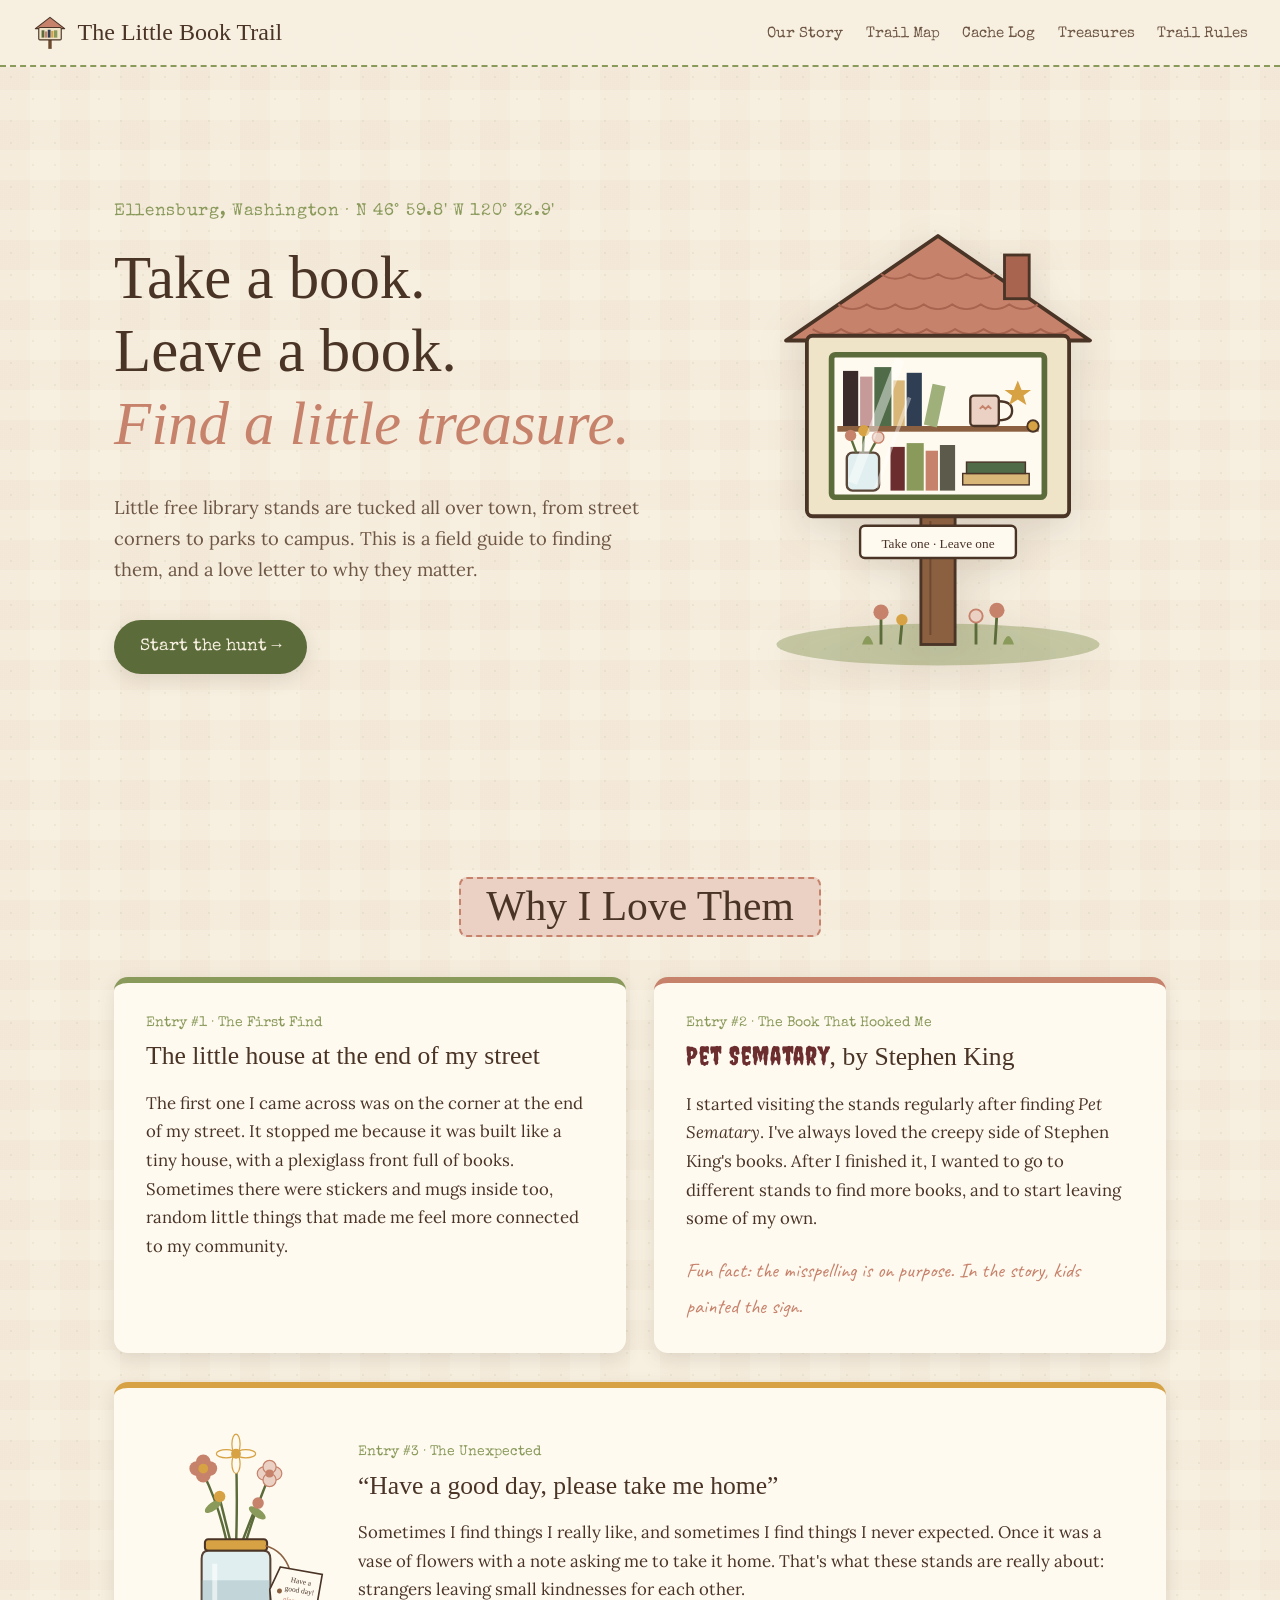
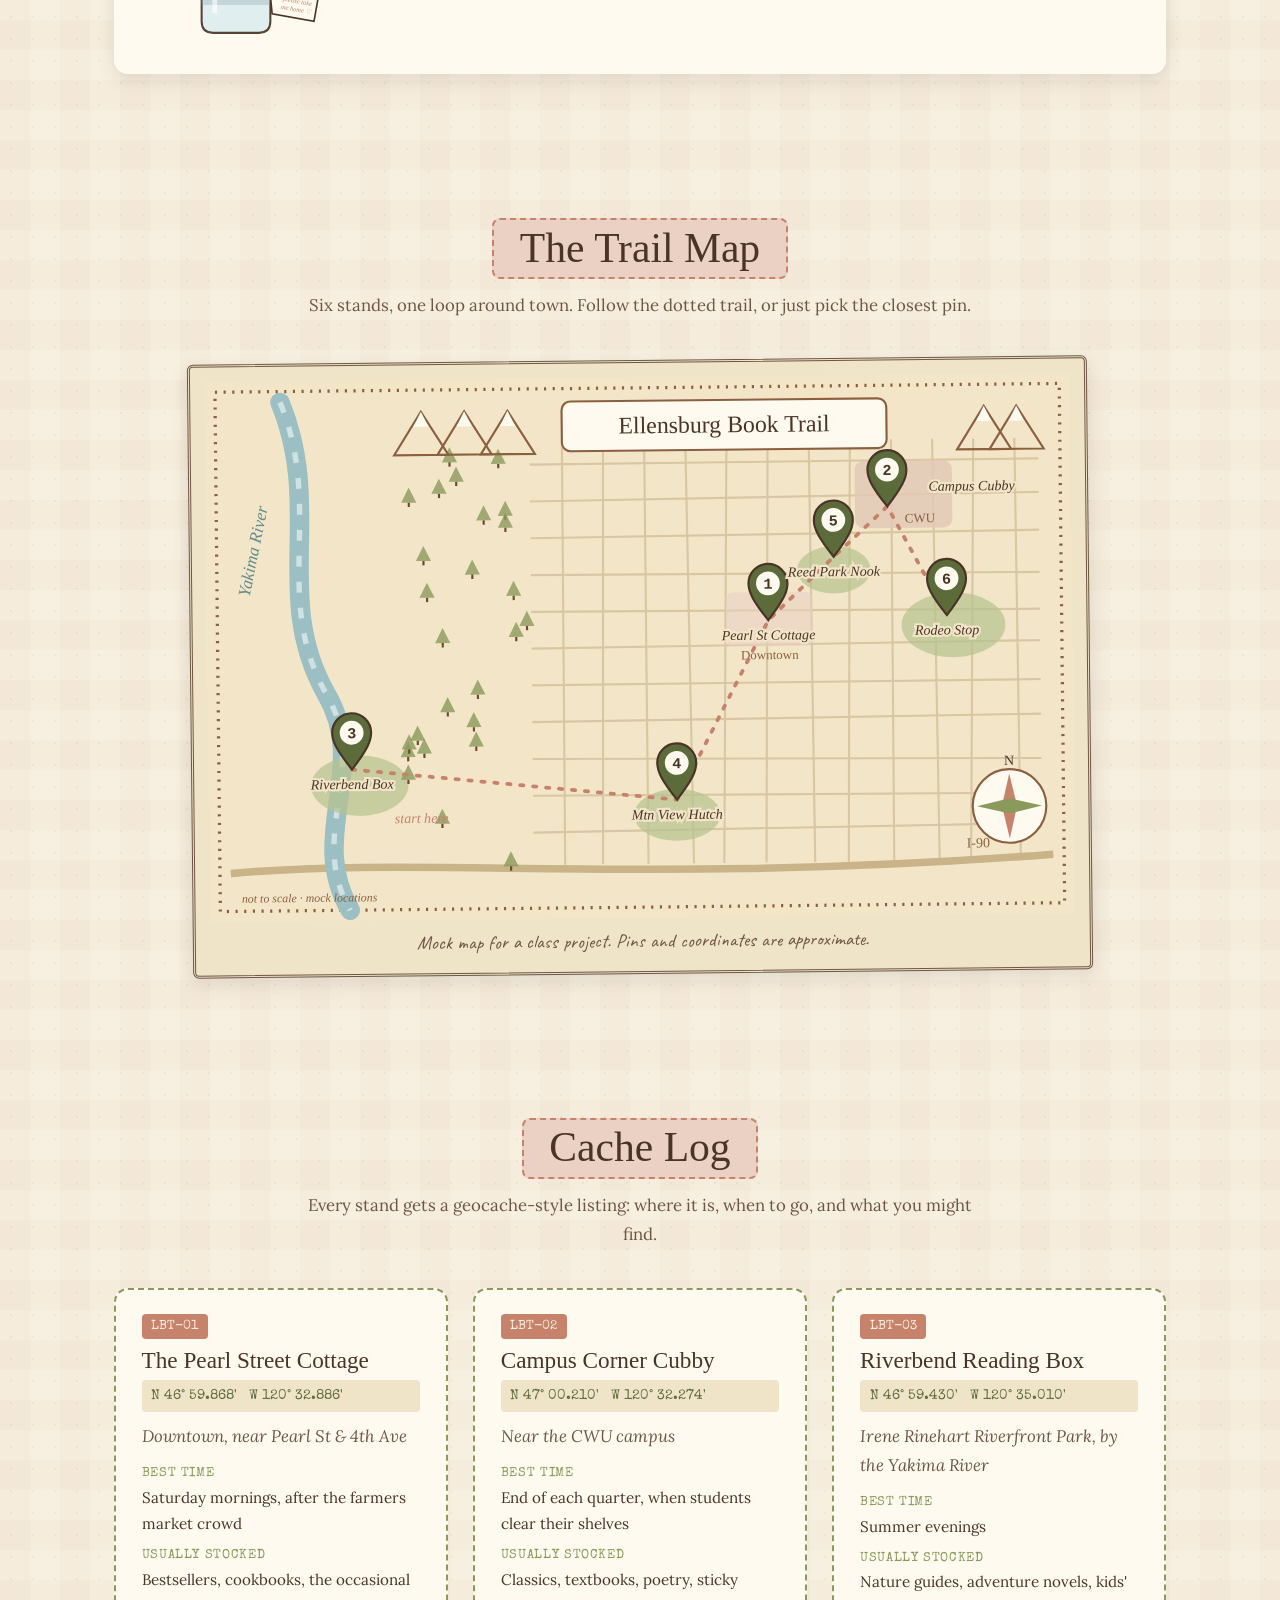
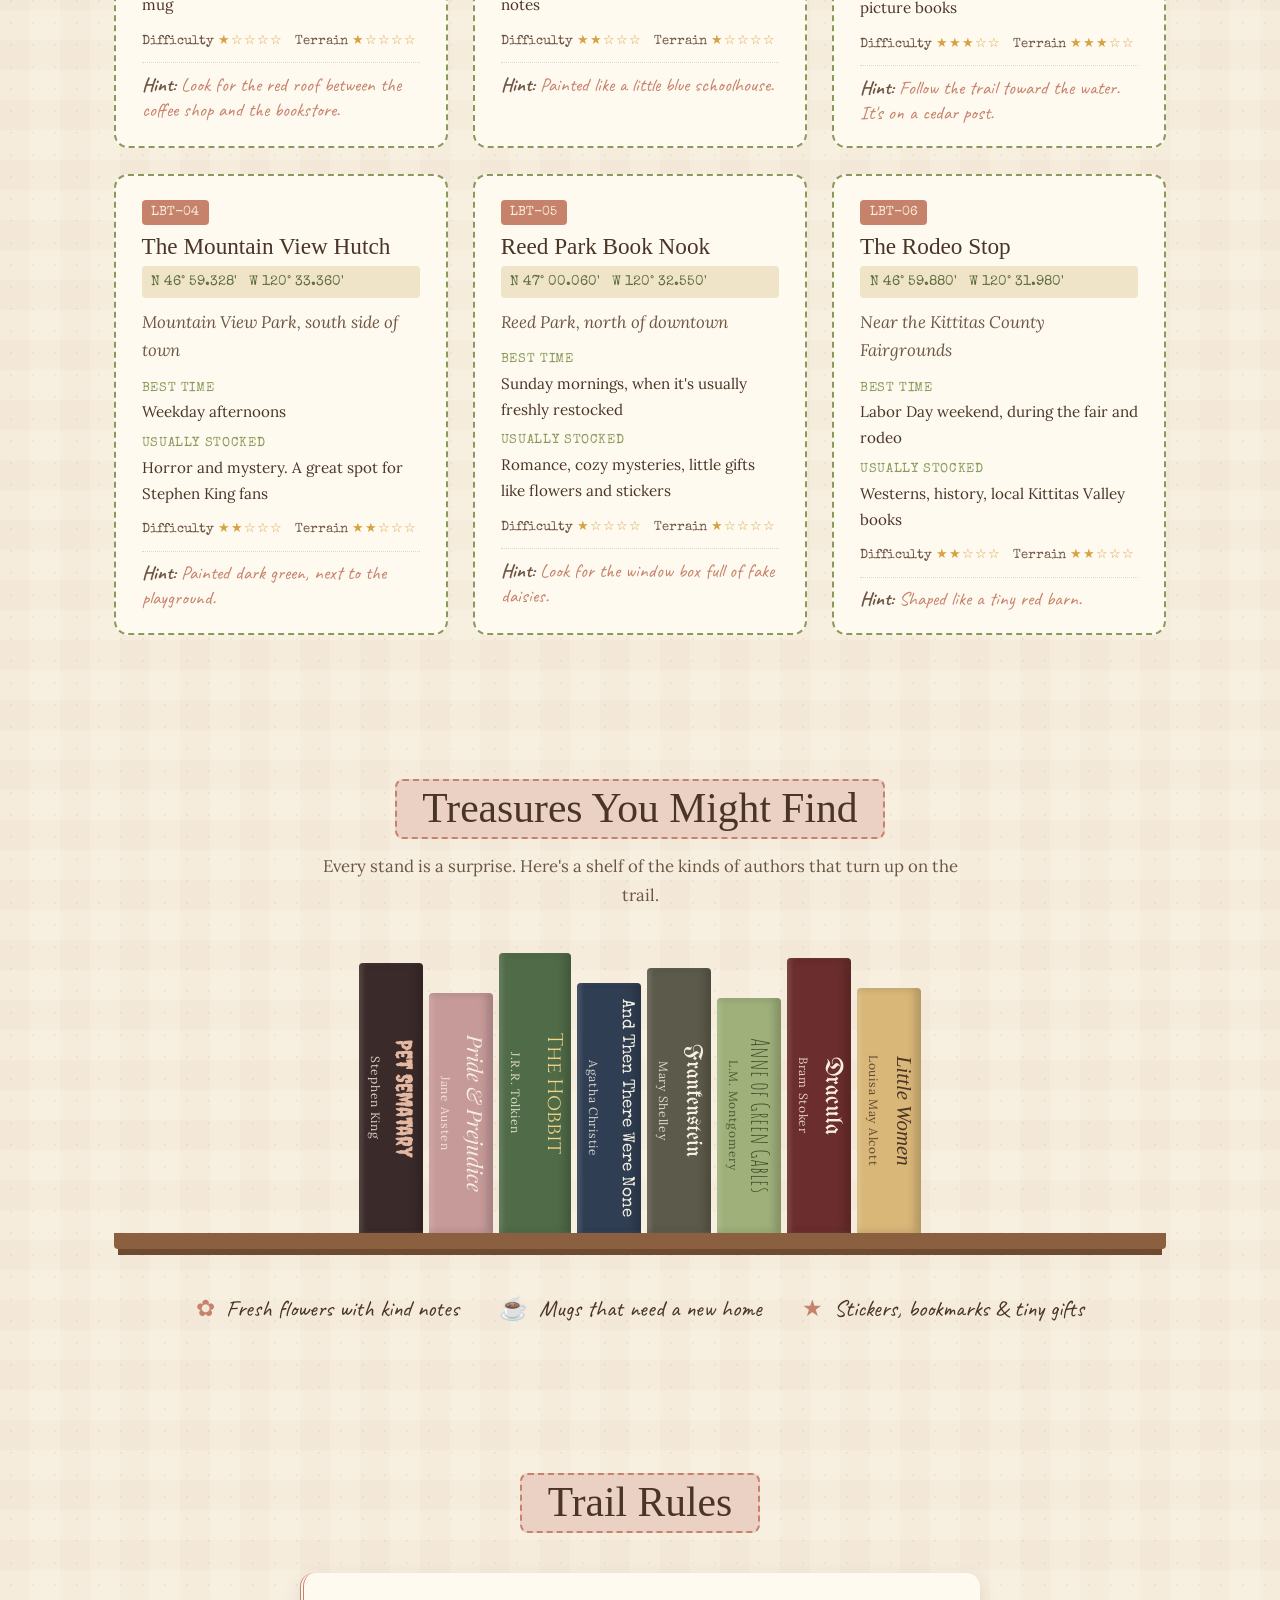
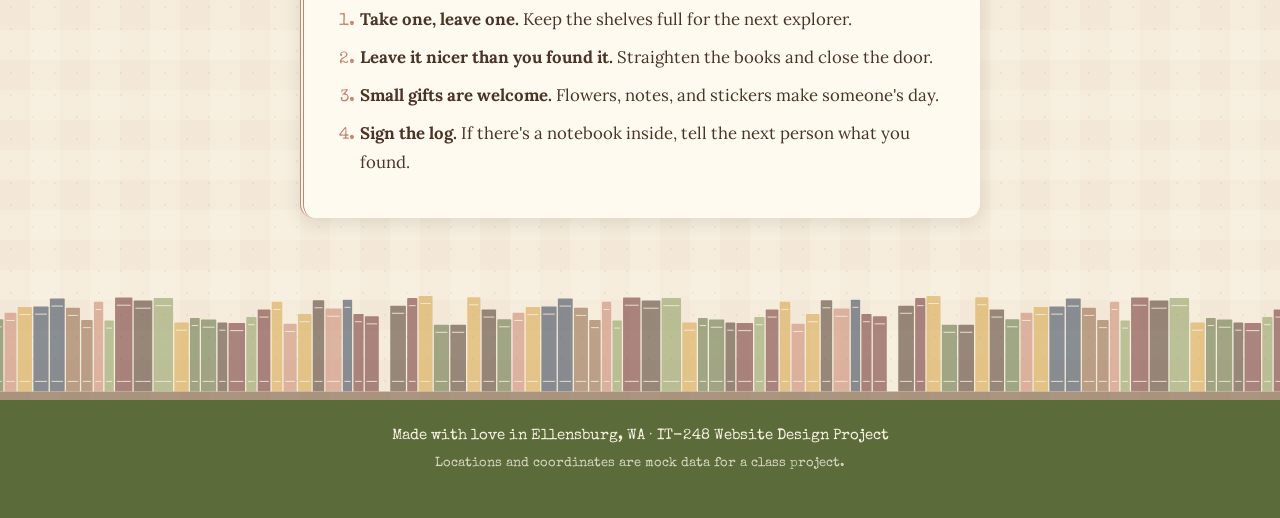
<file: index-v1.html>
<!DOCTYPE html>
<html lang="en">
<head>
  <meta charset="UTF-8">
  <meta name="viewport" content="width=device-width, initial-scale=1.0">
  <title>(v1 backup) The Little Book Trail | Ellensburg, WA</title>
  <meta name="description" content="A treasure map of take-a-book, leave-a-book stands around Ellensburg, Washington.">
  <link rel="icon" href="images/favicon.svg" type="image/svg+xml">

  <!-- Fonts: cottagecore headings, typewriter "cache log" text, and genre fonts for the book spines -->
  <link rel="preconnect" href="https://fonts.googleapis.com">
  <link rel="preconnect" href="https://fonts.gstatic.com" crossorigin>
  <link href="https://fonts.googleapis.com/css2?family=IM+Fell+English:ital@0;1&family=Lora:ital,wght@0,400;0,600;1,400&family=Special+Elite&family=Caveat:wght@500;700&family=Creepster&family=Cinzel:wght@600&family=Playfair+Display:ital,wght@1,600&family=UnifrakturMaguntia&family=Amatic+SC:wght@700&display=swap" rel="stylesheet">

  <link rel="stylesheet" href="style-v1.css">
</head>
<body>

  <!-- ========== HEADER / NAVIGATION ========== -->
  <header class="site-header">
    <a href="#top" class="logo">
      <img src="images/favicon.svg" alt="" width="36" height="36">
      <span>The Little Book Trail</span>
    </a>
    <nav aria-label="Main navigation">
      <ul>
        <li><a href="#story">Our Story</a></li>
        <li><a href="#map">Trail Map</a></li>
        <li><a href="#caches">Cache Log</a></li>
        <li><a href="#treasures">Treasures</a></li>
        <li><a href="#etiquette">Trail Rules</a></li>
      </ul>
    </nav>
  </header>

  <main id="top">

    <!-- ========== HERO ========== -->
    <section class="hero">
      <div class="hero-text">
        <p class="eyebrow">Ellensburg, Washington &middot; N 46° 59.8' W 120° 32.9'</p>
        <h1>Take a book.<br>Leave a book.<br><em>Find a little treasure.</em></h1>
        <p class="lead">
          Little free library stands are tucked all over town, from street corners to parks to campus.
          This is a field guide to finding them, and a love letter to why they matter.
        </p>
        <a href="#map" class="button">Start the hunt &rarr;</a>
      </div>
      <figure class="hero-art">
        <img src="images/library-house.svg" alt="Illustration of a little wooden house-shaped book stand on a post, with a clear front showing books, a mug, and a jar of flowers inside.">
      </figure>
    </section>

    <!-- ========== STORY ========== -->
    <section id="story" class="story">
      <h2 class="section-title"><span>Why I Love Them</span></h2>

      <div class="story-grid">
        <article class="story-card">
          <p class="card-label">Entry #1 &middot; The First Find</p>
          <h3>The little house at the end of my street</h3>
          <p>
            The first one I came across was on the corner at the end of my street. It stopped me because
            it was built like a tiny house, with a plexiglass front full of books. Sometimes there were stickers
            and mugs inside too, random little things that made me feel more connected to my community.
          </p>
        </article>

        <article class="story-card">
          <p class="card-label">Entry #2 &middot; The Book That Hooked Me</p>
          <h3><span class="font-horror">Pet Sematary</span>, by Stephen King</h3>
          <p>
            I started visiting the stands regularly after finding <em>Pet Sematary</em>. I've always loved the creepy
            side of Stephen King's books. After I finished it, I wanted to go to different stands to find more books,
            and to start leaving some of my own.
          </p>
          <p class="note">Fun fact: the misspelling is on purpose. In the story, kids painted the sign.</p>
        </article>

        <article class="story-card story-card--vase">
          <img src="images/flower-vase.svg" alt="A glass jar of wildflowers with a paper tag reading: Have a good day! Please take me home.">
          <div>
            <p class="card-label">Entry #3 &middot; The Unexpected</p>
            <h3>&ldquo;Have a good day, please take me home&rdquo;</h3>
            <p>
              Sometimes I find things I really like, and sometimes I find things I never expected. Once it was a
              vase of flowers with a note asking me to take it home. That's what these stands are really about:
              strangers leaving small kindnesses for each other.
            </p>
          </div>
        </article>
      </div>
    </section>

    <!-- ========== MAP ========== -->
    <section id="map" class="map-section">
      <h2 class="section-title"><span>The Trail Map</span></h2>
      <p class="section-intro">Six stands, one loop around town. Follow the dotted trail, or just pick the closest pin.</p>
      <figure class="map-frame">
        <img src="images/ellensburg-map.svg" alt="Hand-drawn treasure map of Ellensburg showing six numbered stand locations connected by a dotted trail, with the Yakima River on the west side.">
        <figcaption>Mock map for a class project. Pins and coordinates are approximate.</figcaption>
      </figure>
    </section>

    <!-- ========== CACHE LOG (LOCATIONS) ========== -->
    <section id="caches" class="caches">
      <h2 class="section-title"><span>Cache Log</span></h2>
      <p class="section-intro">Every stand gets a geocache-style listing: where it is, when to go, and what you might find.</p>

      <div class="cache-grid">

        <article class="cache-card">
          <header>
            <span class="cache-id">LBT-01</span>
            <h3>The Pearl Street Cottage</h3>
          </header>
          <p class="coords">N 46° 59.868' &nbsp; W 120° 32.886'</p>
          <p class="where">Downtown, near Pearl St &amp; 4th Ave</p>
          <dl>
            <dt>Best time</dt><dd>Saturday mornings, after the farmers market crowd</dd>
            <dt>Usually stocked</dt><dd>Bestsellers, cookbooks, the occasional mug</dd>
          </dl>
          <p class="rating">Difficulty <span class="stars">&#9733;&#9734;&#9734;&#9734;&#9734;</span> &nbsp; Terrain <span class="stars">&#9733;&#9734;&#9734;&#9734;&#9734;</span></p>
          <p class="hint"><strong>Hint:</strong> Look for the red roof between the coffee shop and the bookstore.</p>
        </article>

        <article class="cache-card">
          <header>
            <span class="cache-id">LBT-02</span>
            <h3>Campus Corner Cubby</h3>
          </header>
          <p class="coords">N 47° 00.210' &nbsp; W 120° 32.274'</p>
          <p class="where">Near the CWU campus</p>
          <dl>
            <dt>Best time</dt><dd>End of each quarter, when students clear their shelves</dd>
            <dt>Usually stocked</dt><dd>Classics, textbooks, poetry, sticky notes</dd>
          </dl>
          <p class="rating">Difficulty <span class="stars">&#9733;&#9733;&#9734;&#9734;&#9734;</span> &nbsp; Terrain <span class="stars">&#9733;&#9734;&#9734;&#9734;&#9734;</span></p>
          <p class="hint"><strong>Hint:</strong> Painted like a little blue schoolhouse.</p>
        </article>

        <article class="cache-card">
          <header>
            <span class="cache-id">LBT-03</span>
            <h3>Riverbend Reading Box</h3>
          </header>
          <p class="coords">N 46° 59.430' &nbsp; W 120° 35.010'</p>
          <p class="where">Irene Rinehart Riverfront Park, by the Yakima River</p>
          <dl>
            <dt>Best time</dt><dd>Summer evenings</dd>
            <dt>Usually stocked</dt><dd>Nature guides, adventure novels, kids' picture books</dd>
          </dl>
          <p class="rating">Difficulty <span class="stars">&#9733;&#9733;&#9733;&#9734;&#9734;</span> &nbsp; Terrain <span class="stars">&#9733;&#9733;&#9733;&#9734;&#9734;</span></p>
          <p class="hint"><strong>Hint:</strong> Follow the trail toward the water. It's on a cedar post.</p>
        </article>

        <article class="cache-card">
          <header>
            <span class="cache-id">LBT-04</span>
            <h3>The Mountain View Hutch</h3>
          </header>
          <p class="coords">N 46° 59.328' &nbsp; W 120° 33.360'</p>
          <p class="where">Mountain View Park, south side of town</p>
          <dl>
            <dt>Best time</dt><dd>Weekday afternoons</dd>
            <dt>Usually stocked</dt><dd>Horror and mystery. A great spot for Stephen King fans</dd>
          </dl>
          <p class="rating">Difficulty <span class="stars">&#9733;&#9733;&#9734;&#9734;&#9734;</span> &nbsp; Terrain <span class="stars">&#9733;&#9733;&#9734;&#9734;&#9734;</span></p>
          <p class="hint"><strong>Hint:</strong> Painted dark green, next to the playground.</p>
        </article>

        <article class="cache-card">
          <header>
            <span class="cache-id">LBT-05</span>
            <h3>Reed Park Book Nook</h3>
          </header>
          <p class="coords">N 47° 00.060' &nbsp; W 120° 32.550'</p>
          <p class="where">Reed Park, north of downtown</p>
          <dl>
            <dt>Best time</dt><dd>Sunday mornings, when it's usually freshly restocked</dd>
            <dt>Usually stocked</dt><dd>Romance, cozy mysteries, little gifts like flowers and stickers</dd>
          </dl>
          <p class="rating">Difficulty <span class="stars">&#9733;&#9734;&#9734;&#9734;&#9734;</span> &nbsp; Terrain <span class="stars">&#9733;&#9734;&#9734;&#9734;&#9734;</span></p>
          <p class="hint"><strong>Hint:</strong> Look for the window box full of fake daisies.</p>
        </article>

        <article class="cache-card">
          <header>
            <span class="cache-id">LBT-06</span>
            <h3>The Rodeo Stop</h3>
          </header>
          <p class="coords">N 46° 59.880' &nbsp; W 120° 31.980'</p>
          <p class="where">Near the Kittitas County Fairgrounds</p>
          <dl>
            <dt>Best time</dt><dd>Labor Day weekend, during the fair and rodeo</dd>
            <dt>Usually stocked</dt><dd>Westerns, history, local Kittitas Valley books</dd>
          </dl>
          <p class="rating">Difficulty <span class="stars">&#9733;&#9733;&#9734;&#9734;&#9734;</span> &nbsp; Terrain <span class="stars">&#9733;&#9733;&#9734;&#9734;&#9734;</span></p>
          <p class="hint"><strong>Hint:</strong> Shaped like a tiny red barn.</p>
        </article>

      </div>
    </section>

    <!-- ========== TREASURES / AUTHORS SHELF ========== -->
    <section id="treasures" class="treasures">
      <h2 class="section-title"><span>Treasures You Might Find</span></h2>
      <p class="section-intro">Every stand is a surprise. Here's a shelf of the kinds of authors that turn up on the trail.</p>

      <div class="shelf" role="list" aria-label="Books you might find">
        <div class="spine spine--king" role="listitem"><span class="title">Pet Sematary</span><span class="author">Stephen King</span></div>
        <div class="spine spine--austen" role="listitem"><span class="title">Pride &amp; Prejudice</span><span class="author">Jane Austen</span></div>
        <div class="spine spine--tolkien" role="listitem"><span class="title">The Hobbit</span><span class="author">J.R.R. Tolkien</span></div>
        <div class="spine spine--christie" role="listitem"><span class="title">And Then There Were None</span><span class="author">Agatha Christie</span></div>
        <div class="spine spine--shelley" role="listitem"><span class="title">Frankenstein</span><span class="author">Mary Shelley</span></div>
        <div class="spine spine--montgomery" role="listitem"><span class="title">Anne of Green Gables</span><span class="author">L.M. Montgomery</span></div>
        <div class="spine spine--stoker" role="listitem"><span class="title">Dracula</span><span class="author">Bram Stoker</span></div>
        <div class="spine spine--alcott" role="listitem"><span class="title">Little Women</span><span class="author">Louisa May Alcott</span></div>
      </div>

      <ul class="finds">
        <li><span class="find-icon" aria-hidden="true">&#10047;</span> Fresh flowers with kind notes</li>
        <li><span class="find-icon" aria-hidden="true">&#9749;</span> Mugs that need a new home</li>
        <li><span class="find-icon" aria-hidden="true">&#9733;</span> Stickers, bookmarks &amp; tiny gifts</li>
      </ul>
    </section>

    <!-- ========== ETIQUETTE ========== -->
    <section id="etiquette" class="etiquette">
      <h2 class="section-title"><span>Trail Rules</span></h2>
      <ol class="rules">
        <li><strong>Take one, leave one.</strong> Keep the shelves full for the next explorer.</li>
        <li><strong>Leave it nicer than you found it.</strong> Straighten the books and close the door.</li>
        <li><strong>Small gifts are welcome.</strong> Flowers, notes, and stickers make someone's day.</li>
        <li><strong>Sign the log.</strong> If there's a notebook inside, tell the next person what you found.</li>
      </ol>
    </section>

  </main>

  <!-- ========== FOOTER ========== -->
  <footer class="site-footer">
    <p>Made with love in Ellensburg, WA &middot; IT-248 Website Design Project</p>
    <p class="small">Locations and coordinates are mock data for a class project.</p>
  </footer>

</body>
</html>
</file>
<file: style-v1.css>
/* =========================================================
   The Little Book Trail — style.css
   Vibe: geocache field guide meets cottagecore
   ========================================================= */

/* ---------- Color palette & fonts ---------- */
:root {
  --paper:      #f7f0e1;   /* cream page */
  --paper-dark: #efe3c8;   /* parchment */
  --ink:        #4a3426;   /* brown ink text */
  --ink-soft:   #6e5644;
  --sage:       #8a9a5b;   /* cottage green */
  --moss:       #5b6b3a;
  --rose:       #c7826b;   /* terracotta rose */
  --blush:      #ead1c4;
  --mustard:    #d6a243;

  --font-heading: "IM Fell English", Georgia, serif;
  --font-body:    "Lora", Georgia, serif;
  --font-log:     "Special Elite", "Courier New", monospace;
  --font-hand:    "Caveat", cursive;

  --radius: 14px;
  --shadow: 0 6px 18px rgba(74, 52, 38, 0.12);
}

/* ---------- Base ---------- */
*,
*::before,
*::after { box-sizing: border-box; }

html { scroll-behavior: smooth; }

body {
  margin: 0;
  font-family: var(--font-body);
  font-size: 1.05rem;
  line-height: 1.7;
  color: var(--ink);
  background-color: var(--paper);
  /* soft paper speckle + faint gingham, no image needed */
  background-image:
    radial-gradient(rgba(138, 154, 91, 0.10) 1px, transparent 1px),
    linear-gradient(90deg, rgba(199, 130, 107, 0.04) 50%, transparent 50%),
    linear-gradient(rgba(199, 130, 107, 0.04) 50%, transparent 50%);
  background-size: 22px 22px, 60px 60px, 60px 60px;
}

img { width: 100%; max-width: 100%; height: auto; display: block; }
.logo img { width: 36px; }

a { color: var(--moss); }

h1, h2, h3 {
  font-family: var(--font-heading);
  font-weight: 400;
  line-height: 1.2;
  margin: 0 0 0.5em;
}

main > section {
  max-width: 1100px;
  margin: 0 auto;
  padding: 4.5rem 1.5rem;
}

/* ---------- Header ---------- */
.site-header {
  position: sticky;
  top: 0;
  z-index: 10;
  display: flex;
  justify-content: space-between;
  align-items: center;
  flex-wrap: wrap;
  gap: 0.75rem;
  padding: 0.75rem 2rem;
  background: rgba(247, 240, 225, 0.94);
  border-bottom: 2px dashed var(--sage);
  backdrop-filter: blur(4px);
}

.logo {
  display: flex;
  align-items: center;
  gap: 0.6rem;
  text-decoration: none;
  color: var(--ink);
  font-family: var(--font-heading);
  font-size: 1.5rem;
}

.site-header ul {
  list-style: none;
  display: flex;
  flex-wrap: wrap;
  gap: 1.4rem;
  margin: 0;
  padding: 0;
}

.site-header nav a {
  font-family: var(--font-log);
  font-size: 0.95rem;
  text-decoration: none;
  color: var(--ink-soft);
  padding-bottom: 2px;
  border-bottom: 2px solid transparent;
  transition: color 0.2s, border-color 0.2s;
}

.site-header nav a:hover,
.site-header nav a:focus-visible {
  color: var(--rose);
  border-color: var(--rose);
}

/* ---------- Hero ---------- */
.hero {
  display: grid;
  grid-template-columns: 1.2fr 1fr;
  align-items: center;
  gap: 3rem;
  min-height: 82vh;
}

.eyebrow {
  font-family: var(--font-log);
  color: var(--sage);
  letter-spacing: 0.04em;
  margin: 0 0 1rem;
}

.hero h1 {
  font-size: clamp(2.4rem, 5vw, 3.8rem);
}

.hero h1 em {
  color: var(--rose);
}

.lead {
  font-size: 1.15rem;
  max-width: 34em;
  color: var(--ink-soft);
}

.button {
  display: inline-block;
  margin-top: 1rem;
  padding: 0.8rem 1.6rem;
  font-family: var(--font-log);
  color: var(--paper);
  background: var(--moss);
  border-radius: 999px;
  text-decoration: none;
  box-shadow: var(--shadow);
  transition: background 0.2s, transform 0.2s;
}

.button:hover,
.button:focus-visible {
  background: var(--rose);
  transform: translateY(-2px);
}

.hero-art {
  margin: 0;
  justify-self: center;
  width: 100%;
  max-width: 380px;
  filter: drop-shadow(0 10px 18px rgba(74, 52, 38, 0.15));
}

/* ---------- Section titles (stitched-ribbon look) ---------- */
.section-title {
  text-align: center;
  font-size: clamp(1.9rem, 3.5vw, 2.6rem);
  margin-bottom: 0.4rem;
}

.section-title span {
  display: inline-block;
  padding: 0.2rem 1.6rem;
  background: var(--blush);
  border: 2px dashed var(--rose);
  border-radius: 8px;
}

.section-intro {
  text-align: center;
  max-width: 40em;
  margin: 0.8rem auto 2.5rem;
  color: var(--ink-soft);
}

/* ---------- Story cards ---------- */
.story-grid {
  display: grid;
  grid-template-columns: repeat(2, 1fr);
  gap: 1.8rem;
  margin-top: 2.5rem;
}

.story-card {
  background: #fffaf0;
  padding: 1.8rem 2rem;
  border-radius: var(--radius);
  box-shadow: var(--shadow);
  border-top: 6px solid var(--sage);
}

.story-card:nth-child(2) { border-top-color: var(--rose); }

.story-card--vase {
  grid-column: 1 / -1;
  display: grid;
  grid-template-columns: 180px 1fr;
  gap: 2rem;
  align-items: center;
  border-top-color: var(--mustard);
}

.card-label {
  font-family: var(--font-log);
  font-size: 0.85rem;
  color: var(--sage);
  margin: 0 0 0.4rem;
}

.story-card h3 { font-size: 1.6rem; }

.note {
  font-family: var(--font-hand);
  font-size: 1.3rem;
  color: var(--rose);
  margin-bottom: 0;
}

.font-horror {
  font-family: "Creepster", var(--font-heading);
  letter-spacing: 0.03em;
  color: #6b2d2d;
}

/* ---------- Map ---------- */
.map-frame {
  margin: 0 auto;
  max-width: 900px;
  padding: 14px;
  background: var(--paper-dark);
  border: 3px double var(--ink-soft);
  border-radius: 6px;
  box-shadow: var(--shadow);
  transform: rotate(-0.6deg);
}

.map-frame figcaption {
  font-family: var(--font-hand);
  font-size: 1.2rem;
  text-align: center;
  color: var(--ink-soft);
  margin-top: 0.4rem;
}

/* ---------- Cache log cards ---------- */
.cache-grid {
  display: grid;
  grid-template-columns: repeat(auto-fill, minmax(300px, 1fr));
  gap: 1.6rem;
}

.cache-card {
  position: relative;
  background: #fffaf0;
  padding: 1.5rem 1.6rem 1.3rem;
  border: 2px dashed var(--sage);
  border-radius: var(--radius);
  transition: transform 0.2s, box-shadow 0.2s;
}

.cache-card:hover {
  transform: translateY(-4px) rotate(-0.4deg);
  box-shadow: var(--shadow);
}

.cache-card header {
  display: flex;
  flex-direction: column;
  gap: 0.3rem;
}

.cache-id {
  align-self: flex-start;
  font-family: var(--font-log);
  font-size: 0.8rem;
  color: var(--paper);
  background: var(--rose);
  padding: 0.1rem 0.6rem;
  border-radius: 4px;
}

.cache-card h3 { font-size: 1.45rem; margin: 0.2rem 0 0.3rem; }

.coords {
  font-family: var(--font-log);
  font-size: 0.9rem;
  color: var(--moss);
  background: var(--paper-dark);
  padding: 0.25rem 0.6rem;
  border-radius: 4px;
  margin: 0 0 0.6rem;
}

.where {
  font-style: italic;
  color: var(--ink-soft);
  margin: 0 0 0.8rem;
}

.cache-card dl {
  margin: 0 0 0.8rem;
  font-size: 0.95rem;
}

.cache-card dt {
  font-family: var(--font-log);
  font-size: 0.8rem;
  color: var(--sage);
  text-transform: uppercase;
  letter-spacing: 0.05em;
}

.cache-card dd { margin: 0 0 0.5rem; }

.rating {
  font-family: var(--font-log);
  font-size: 0.8rem;
  color: var(--ink-soft);
  margin: 0 0 0.6rem;
}

.stars { color: var(--mustard); letter-spacing: 1px; }

.hint {
  font-family: var(--font-hand);
  font-size: 1.2rem;
  line-height: 1.3;
  color: var(--rose);
  margin: 0;
  padding-top: 0.6rem;
  border-top: 1px dotted var(--blush);
}

.hint strong { color: var(--ink-soft); }

/* ---------- Treasures: bookshelf ---------- */
.shelf {
  display: flex;
  justify-content: center;
  align-items: flex-end;
  gap: 6px;
  padding: 0 1rem;
  overflow-x: auto;
  border-bottom: 16px solid #8b6040;          /* wooden shelf board */
  box-shadow: 0 10px 0 -4px #6d4a30;
  border-radius: 0 0 4px 4px;
  min-height: 300px;
}

.spine {
  flex: 0 0 auto;
  width: 64px;
  height: 260px;
  padding: 14px 6px;
  display: flex;
  flex-direction: column;
  justify-content: space-between;
  align-items: center;
  writing-mode: vertical-rl;
  text-align: center;
  color: var(--paper);
  border-radius: 4px 4px 0 0;
  box-shadow: inset -6px 0 8px rgba(0, 0, 0, 0.18), inset 4px 0 4px rgba(255, 255, 255, 0.12);
  transition: transform 0.25s;
  cursor: default;
}

.spine:hover { transform: translateY(-14px); }

.spine .title  { font-size: 1.3rem; line-height: 1.1; }
.spine .author { font-family: var(--font-body); font-size: 0.75rem; letter-spacing: 0.06em; opacity: 0.85; }

/* Each spine gets a font that matches its genre's mood */
.spine--king       { background: #3b2a2a; height: 270px; }
.spine--king .title { font-family: "Creepster", cursive; color: #e4b7a0; font-size: 1.45rem; }

.spine--austen     { background: #c79a9a; height: 240px; }
.spine--austen .title { font-family: "Playfair Display", serif; font-style: italic; }

.spine--tolkien    { background: #4f6b48; height: 280px; width: 72px; }
.spine--tolkien .title { font-family: "Cinzel", serif; color: #f1d58a; }

.spine--christie   { background: #2f3e52; height: 250px; }
.spine--christie .title { font-family: "Special Elite", monospace; font-size: 1.05rem; }

.spine--shelley    { background: #5c5a4a; height: 265px; }
.spine--shelley .title { font-family: "UnifrakturMaguntia", serif; font-size: 1.4rem; }

.spine--montgomery { background: #9fb07a; height: 235px; }
.spine--montgomery .title { font-family: "Amatic SC", cursive; font-size: 1.6rem; color: #3f4a26; }
.spine--montgomery .author { color: #3f4a26; }

.spine--stoker     { background: #6b2d2d; height: 275px; }
.spine--stoker .title { font-family: "UnifrakturMaguntia", serif; font-size: 1.5rem; }

.spine--alcott     { background: #d9b778; height: 245px; }
.spine--alcott .title { font-family: "IM Fell English", serif; font-style: italic; color: var(--ink); }
.spine--alcott .author { color: var(--ink); }

/* small finds list under the shelf */
.finds {
  list-style: none;
  display: flex;
  justify-content: center;
  flex-wrap: wrap;
  gap: 1rem 2.5rem;
  padding: 0;
  margin: 2.5rem 0 0;
  font-family: var(--font-hand);
  font-size: 1.45rem;
}

.find-icon { color: var(--rose); margin-right: 0.3rem; }

/* ---------- Etiquette ---------- */
.rules {
  max-width: 680px;
  margin: 2.5rem auto 0;
  padding: 2rem 2.5rem 2rem 3.5rem;
  background: #fffaf0;
  border-radius: var(--radius);
  box-shadow: var(--shadow);
  border-left: 4px double var(--rose);   /* notebook margin line */
}

.rules li { margin-bottom: 0.6rem; }
.rules li::marker { font-family: var(--font-log); color: var(--rose); }

/* ---------- Footer ---------- */
/* row of illustrated books sitting on top of the footer */
.site-footer::before {
  content: "";
  display: block;
  height: 110px;
  margin: -110px -1rem 1.5rem;
  background: url("images/bookshelf-bg.svg") center bottom / auto 110px repeat-x;
  opacity: 0.55;
}

.site-footer {
  display: flow-root;   /* keeps the book band above the green */
  text-align: center;
  margin-top: 110px;
  padding: 0 1rem 2.5rem;
  background: var(--moss);
  color: var(--paper);
  font-family: var(--font-log);
  font-size: 0.95rem;
}

.site-footer p { margin: 0.2rem 0; }
.site-footer .small { font-size: 0.8rem; opacity: 0.8; }

/* ---------- Responsive ---------- */
@media (max-width: 800px) {
  .site-header { justify-content: center; padding: 0.75rem 1rem; }
  .site-header ul { justify-content: center; gap: 0.9rem; }

  .hero {
    grid-template-columns: 1fr;
    text-align: center;
    min-height: auto;
  }
  .lead { margin-inline: auto; }
  .hero-art { max-width: 260px; }

  .story-grid { grid-template-columns: 1fr; }
  .story-card--vase { grid-template-columns: 1fr; text-align: center; }
  .story-card--vase img { max-width: 150px; margin: 0 auto; }

  .shelf { justify-content: flex-start; }
}
</file>
